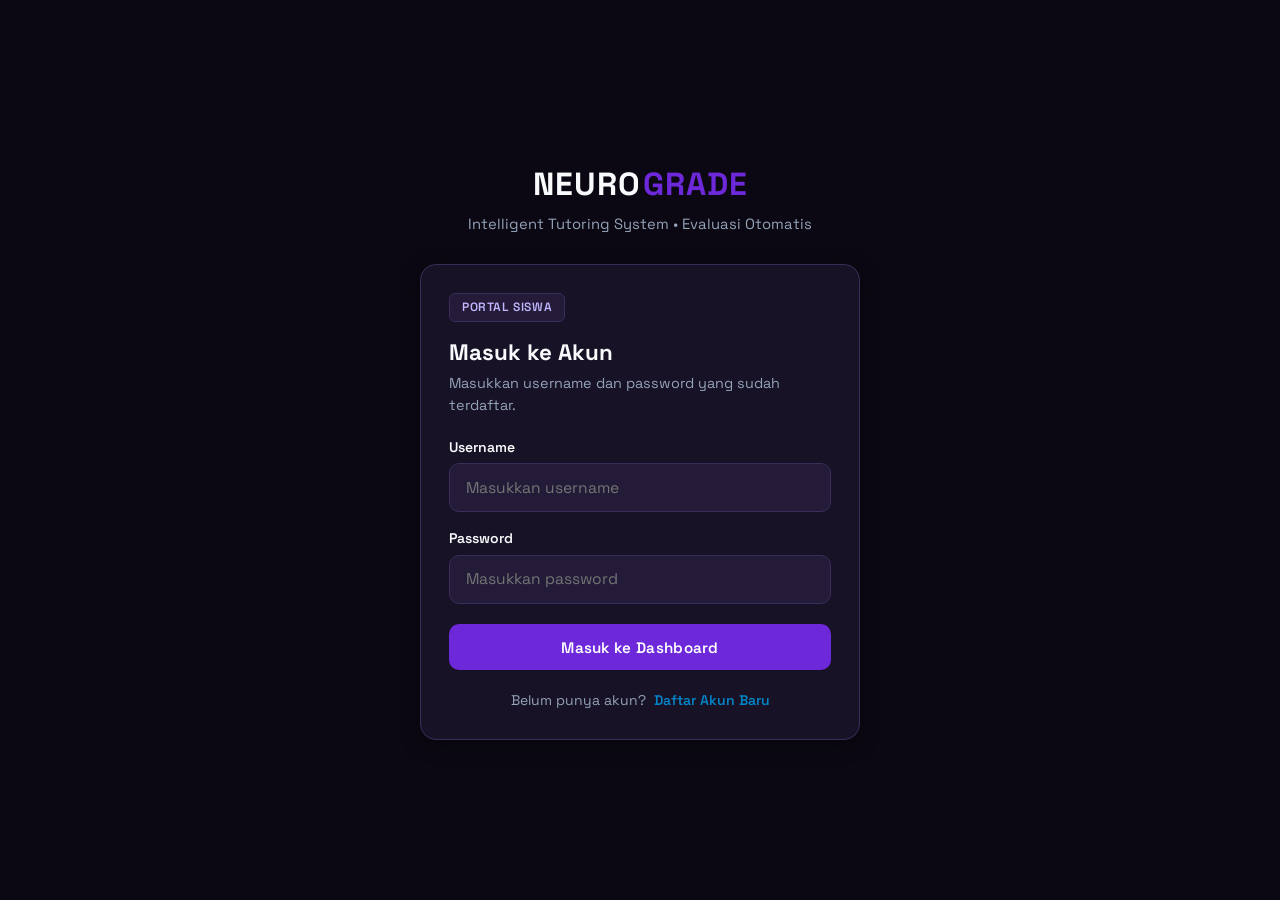
<file: frontend/index.html>
<!DOCTYPE html>
<html lang="id">
<head>
    <meta charset="UTF-8">
    <meta name="viewport" content="width=device-width, initial-scale=1.0">
    <title>AI Tutor - Evaluasi Jawaban Otomatis</title>
    <link href="https://fonts.googleapis.com/css2?family=Space+Grotesk:wght@400;500;600;700&display=swap" rel="stylesheet">
    <link rel="stylesheet" href="css/style.css">
    <link rel="stylesheet" href="css/dashboard.css">
    <link rel="stylesheet" href="css/responsive.css">
</head>
<body>
    <nav class="navbar">
        <div class="logo">NEURO<span>GRADE</span></div>
        <ul class="nav-links">
            <li><a href="dashboard.html">Dashboard</a></li>
            <li><a href="leaderboard.html">Leaderboard</a></li>
            <li><a href="index.html" class="active">Kuis</a></li>
            <li><a href="profile.html">Profil</a></li>
        </ul>
    </nav>

    <main class="container">
        <header class="hero-header">
            <h1>Intelligent Tutoring System</h1>
            <p>Evaluasi Jawaban Singkat Berbasis Fuzzy Matching</p>
        </header>

        <section class="card question-box">
            <div class="badge" id="question-badge">MEMUAT SOAL...</div>
            <h2 id="question-text">Sedang mengambil pertanyaan dari server...</h2>
        </section>

        <section class="card answer-box">
            <label for="student-answer">Jawaban Kamu:</label>
            <textarea id="student-answer" rows="4" placeholder="Ketik jawaban singkatmu di sini..."></textarea>
            <button id="submit-btn" class="btn-primary">
                <span>Analisis Jawaban</span>
            </button>
        </section>

        <!-- Area Hasil Penilaian -->
        <section id="result-section" class="card result-box hidden">
            <div class="result-header">
                <div>
                    <span class="label">Skor Kemiripan (Ratio)</span>
                    <h3 id="score-value">0%</h3>
                </div>
                <div id="status-badge" class="status-pill">-</div>
            </div>
            
            <div class="progress-bar">
                <div id="progress-fill" class="progress-fill"></div>
            </div>

            <p id="feedback-text" class="feedback-msg"></p>
            
            <div style="margin-top: 1.25rem; padding: 1rem; border-radius: var(--radius-md); background: var(--bg-surface-elevated); border: 1px solid var(--border);">
                <small style="color: #C4B5FD; font-weight: 600; display: block; margin-bottom: 0.35rem;">Referensi Jawaban Ideal:</small>
                <p id="ideal-answer-text" style="font-size: 0.925rem; color: var(--text-muted); line-height: 1.5;"></p>
            </div>

            <div style="display: flex; justify-content: space-between; align-items: center; margin-top: 1.25rem;">
                <div class="xp-gained" id="xp-badge" style="margin-top: 0;">+0 XP</div>
                <button id="next-btn" class="btn-primary" style="width: auto; margin-top: 0; padding: 0.65rem 1.4rem;">
                    Soal Berikutnya
                </button>
            </div>
        </section>
    </main>

    <script src="js/api.js"></script>
    <script src="js/gamification.js"></script>
    <script src="js/app.js"></script>
</body>
</html>
</file>
<file: frontend/css/style.css>
:root {
    --primary: #6D28D9;
    --primary-hover: #5B21B6;
    --accent: #0284C7;
    --accent-hover: #0369A1;
    --bg-base: #0B0813;
    --bg-surface: #171226;
    --bg-surface-elevated: #231B38;
    --border: #3B2D59;
    --border-subtle: #2A2040;
    --text-main: #F8FAFC;
    --text-muted: #94A3B8;
    --text-inverse: #FFFFFF;
    --status-success: #10B981;
    --status-warning: #F59E0B;
    --status-danger: #EF4444;

    --radius-sm: 6px;
    --radius-md: 10px;
    --radius-lg: 16px;
    --radius-full: 9999px;

    --shadow-card: 0 4px 20px -2px rgba(0, 0, 0, 0.5);
    --shadow-elevated: 0 10px 25px -3px rgba(0, 0, 0, 0.6);

    /* Compatibility tokens for existing inline styles */
    --bg-dark: var(--bg-base);
    --card-bg: var(--bg-surface);
    --border-glow: var(--border);
    --purple-primary: var(--primary);
    --purple-neon: #C4B5FD;
    --cyan-accent: var(--accent);
}

* {
    margin: 0;
    padding: 0;
    box-sizing: border-box;
    font-family: 'Space Grotesk', system-ui, -apple-system, sans-serif;
}

body {
    background-color: var(--bg-base);
    color: var(--text-main);
    min-height: 100vh;
    overflow-x: hidden;
    line-height: 1.5;
}

/* Navbar */
.navbar {
    display: flex;
    justify-content: space-between;
    align-items: center;
    padding: 1rem 8%;
    background-color: var(--bg-surface);
    border-bottom: 1px solid var(--border);
}

.logo {
    font-size: 1.35rem;
    font-weight: 700;
    letter-spacing: 1px;
    color: var(--text-main);
}

.logo span {
    color: var(--primary);
    margin-left: 2px;
}

.nav-links {
    list-style: none;
    display: flex;
    gap: 1.75rem;
}

.nav-links a {
    color: var(--text-muted);
    text-decoration: none;
    font-weight: 500;
    font-size: 0.95rem;
    padding: 0.4rem 0.2rem;
    border-bottom: 2px solid transparent;
    transition: color 0.15s ease, border-color 0.15s ease;
}

.nav-links a:hover {
    color: var(--text-main);
}

.nav-links a.active {
    color: var(--text-main);
    border-bottom-color: var(--primary);
}

/* Layout Container */
.container {
    max-width: 860px;
    margin: 2.5rem auto;
    padding: 0 1.5rem;
    display: flex;
    flex-direction: column;
    gap: 1.5rem;
}

.hero-header {
    text-align: center;
    margin-bottom: 0.5rem;
}

.hero-header h1 {
    font-size: 2rem;
    font-weight: 700;
    letter-spacing: -0.02em;
    color: var(--text-main);
}

.hero-header p {
    color: var(--text-muted);
    font-size: 1rem;
    margin-top: 0.35rem;
}

/* Card Component */
.glass-card,
.card {
    background-color: var(--bg-surface);
    border: 1px solid var(--border);
    border-radius: var(--radius-lg);
    padding: 1.75rem;
    box-shadow: var(--shadow-card);
}

/* Badges */
.badge {
    display: inline-block;
    font-size: 0.75rem;
    font-weight: 600;
    letter-spacing: 0.05em;
    padding: 0.3rem 0.75rem;
    border-radius: var(--radius-sm);
    background-color: var(--bg-surface-elevated);
    color: #C4B5FD;
    border: 1px solid var(--border);
    margin-bottom: 0.85rem;
}

/* Question Box */
.question-box h2 {
    font-size: 1.25rem;
    font-weight: 600;
    line-height: 1.5;
    letter-spacing: -0.01em;
}

/* Form Controls */
.answer-box label {
    display: block;
    margin-bottom: 0.6rem;
    font-size: 0.95rem;
    font-weight: 600;
    color: var(--text-main);
}

textarea,
input[type="text"],
input[type="password"] {
    width: 100%;
    background-color: var(--bg-surface-elevated);
    border: 1px solid var(--border);
    border-radius: var(--radius-md);
    padding: 0.85rem 1rem;
    color: var(--text-main);
    font-size: 0.975rem;
    font-family: inherit;
    resize: vertical;
    transition: border-color 0.15s ease, box-shadow 0.15s ease;
}

textarea:focus,
input[type="text"]:focus,
input[type="password"]:focus {
    outline: none;
    border-color: var(--primary);
    box-shadow: 0 0 0 3px rgba(109, 40, 217, 0.2);
}

/* Buttons */
.btn-futuristic,
.btn-primary {
    margin-top: 1rem;
    width: 100%;
    padding: 0.85rem 1.25rem;
    border: none;
    border-radius: var(--radius-md);
    background-color: var(--primary);
    color: var(--text-inverse);
    font-size: 0.95rem;
    font-weight: 600;
    letter-spacing: 0.02em;
    cursor: pointer;
    transition: background-color 0.15s ease, transform 0.1s ease;
}

.btn-futuristic:hover,
.btn-primary:hover {
    background-color: var(--primary-hover);
}

.btn-futuristic:active,
.btn-primary:active {
    transform: translateY(1px);
}

.hidden {
    display: none !important;
}

/* Evaluation Result Section */
.result-header {
    display: flex;
    justify-content: space-between;
    align-items: center;
}

.result-header .label {
    font-size: 0.85rem;
    color: var(--text-muted);
}

#score-value {
    font-size: 2.25rem;
    font-weight: 700;
    color: var(--accent);
    margin-top: 0.2rem;
}

.status-pill {
    padding: 0.4rem 1rem;
    border-radius: var(--radius-sm);
    font-weight: 600;
    font-size: 0.85rem;
    letter-spacing: 0.03em;
    text-transform: uppercase;
}

.status-sangat-baik {
    background-color: rgba(16, 185, 129, 0.15);
    color: #34D399;
    border: 1px solid rgba(16, 185, 129, 0.4);
}

.status-cukup {
    background-color: rgba(245, 158, 11, 0.15);
    color: #FBBF24;
    border: 1px solid rgba(245, 158, 11, 0.4);
}

.status-perlu-perbaikan {
    background-color: rgba(239, 68, 68, 0.15);
    color: #F87171;
    border: 1px solid rgba(239, 68, 68, 0.4);
}

.progress-bar {
    width: 100%;
    height: 8px;
    background-color: var(--border-subtle);
    border-radius: var(--radius-sm);
    margin: 1.25rem 0;
    overflow: hidden;
}

.progress-fill {
    height: 100%;
    width: 0%;
    background-color: var(--primary);
    border-radius: var(--radius-sm);
    transition: width 0.4s ease;
}

.feedback-msg {
    color: var(--text-main);
    font-size: 0.95rem;
    line-height: 1.6;
}

.xp-gained {
    margin-top: 1rem;
    display: inline-block;
    font-weight: 700;
    color: #C4B5FD;
}
</file>
<file: frontend/css/dashboard.css>
.stats-grid { 
    display: grid;
    grid-template-columns: repeat(auto-fit, minmax(200px, 1fr));
    gap: 1.2rem;
}

.stat-card {
    background-color: var(--bg-surface);
    border: 1px solid var(--border);
    border-radius: var(--radius-lg);
    padding: 1.5rem;
    box-shadow: var(--shadow-card);
}

.stat-label {
    font-size: 0.8rem;
    font-weight: 600;
    color: var(--text-muted);
    text-transform: uppercase;
    letter-spacing: 0.05em;
}

.stat-value {
    font-size: 1.85rem;
    font-weight: 700;
    margin-top: 0.4rem;
    color: var(--text-main);
}

.table-wrapper {
    width: 100%;
    overflow-x: auto;
}

.futuristic-table {
    width: 100%;
    border-collapse: collapse;
    margin-top: 1rem;
    text-align: left;
}

.futuristic-table th {
    padding: 0.85rem 1rem;
    color: var(--text-muted);
    border-bottom: 2px solid var(--border);
    font-size: 0.8rem;
    font-weight: 600;
    text-transform: uppercase;
    letter-spacing: 0.05em;
}

.futuristic-table td {
    padding: 1rem;
    border-bottom: 1px solid var(--border-subtle);
    font-size: 0.925rem;
}

.futuristic-table tr:hover {
    background-color: rgba(255, 255, 255, 0.02);
}

.rank-badge {
    display: inline-flex;
    align-items: center;
    justify-content: center;
    width: 28px;
    height: 28px;
    border-radius: var(--radius-sm);
    font-weight: 700;
    font-size: 0.85rem;
    background-color: var(--bg-surface-elevated);
    border: 1px solid var(--border);
    color: var(--text-muted);
}

.rank-1 { background-color: #F59E0B; color: #0B0813; border-color: #F59E0B; }
.rank-2 { background-color: #94A3B8; color: #0B0813; border-color: #94A3B8; }
.rank-3 { background-color: #B45309; color: #FFFFFF; border-color: #B45309; }

.level-header {
    display: flex;
    justify-content: space-between;
    align-items: center;
    margin-bottom: 0.6rem;
}

.badge-grid {
    display: grid;
    grid-template-columns: repeat(auto-fit, minmax(180px, 1fr));
    gap: 1rem;
    margin-top: 1rem;
}

.achievement-item {
    background-color: var(--bg-surface-elevated);
    border: 1px solid var(--border);
    border-radius: var(--radius-md);
    padding: 1.25rem 1rem;
    text-align: center;
    opacity: 0.5;
    transition: opacity 0.2s ease, border-color 0.2s ease;
}

.achievement-item.unlocked {
    opacity: 1;
    border-color: var(--primary);
}

.achievement-icon {
    width: 32px;
    height: 32px;
    margin: 0 auto 0.5rem;
    color: #C4B5FD;
}
</file>
<file: frontend/css/responsive.css>
@media (max-width: 768px) {
    .navbar {
        flex-direction: column;
        gap: 1rem;
        padding: 1rem 5%;
    }

    .nav-links {
        gap: 1.1rem;
        flex-wrap: wrap;
        justify-content: center;
        font-size: 0.9rem;
    }

    .container {
        margin: 1.5rem auto;
        padding: 0 1rem;
    }

    .hero-header h1 {
        font-size: 1.65rem;
    }

    .glass-card {
        padding: 1.3rem;
    }

    .result-header {
        flex-direction: column;
        align-items: flex-start;
        gap: 0.8rem;
    }

    #score-value {
        font-size: 2rem;
    }
}

@media (max-width: 480px) {
    .stats-grid {
        grid-template-columns: 1fr;
    }

    .futuristic-table th,
    .futuristic-table td {
        padding: 0.75rem 0.5rem;
        font-size: 0.85rem;
    }
}
</file>
